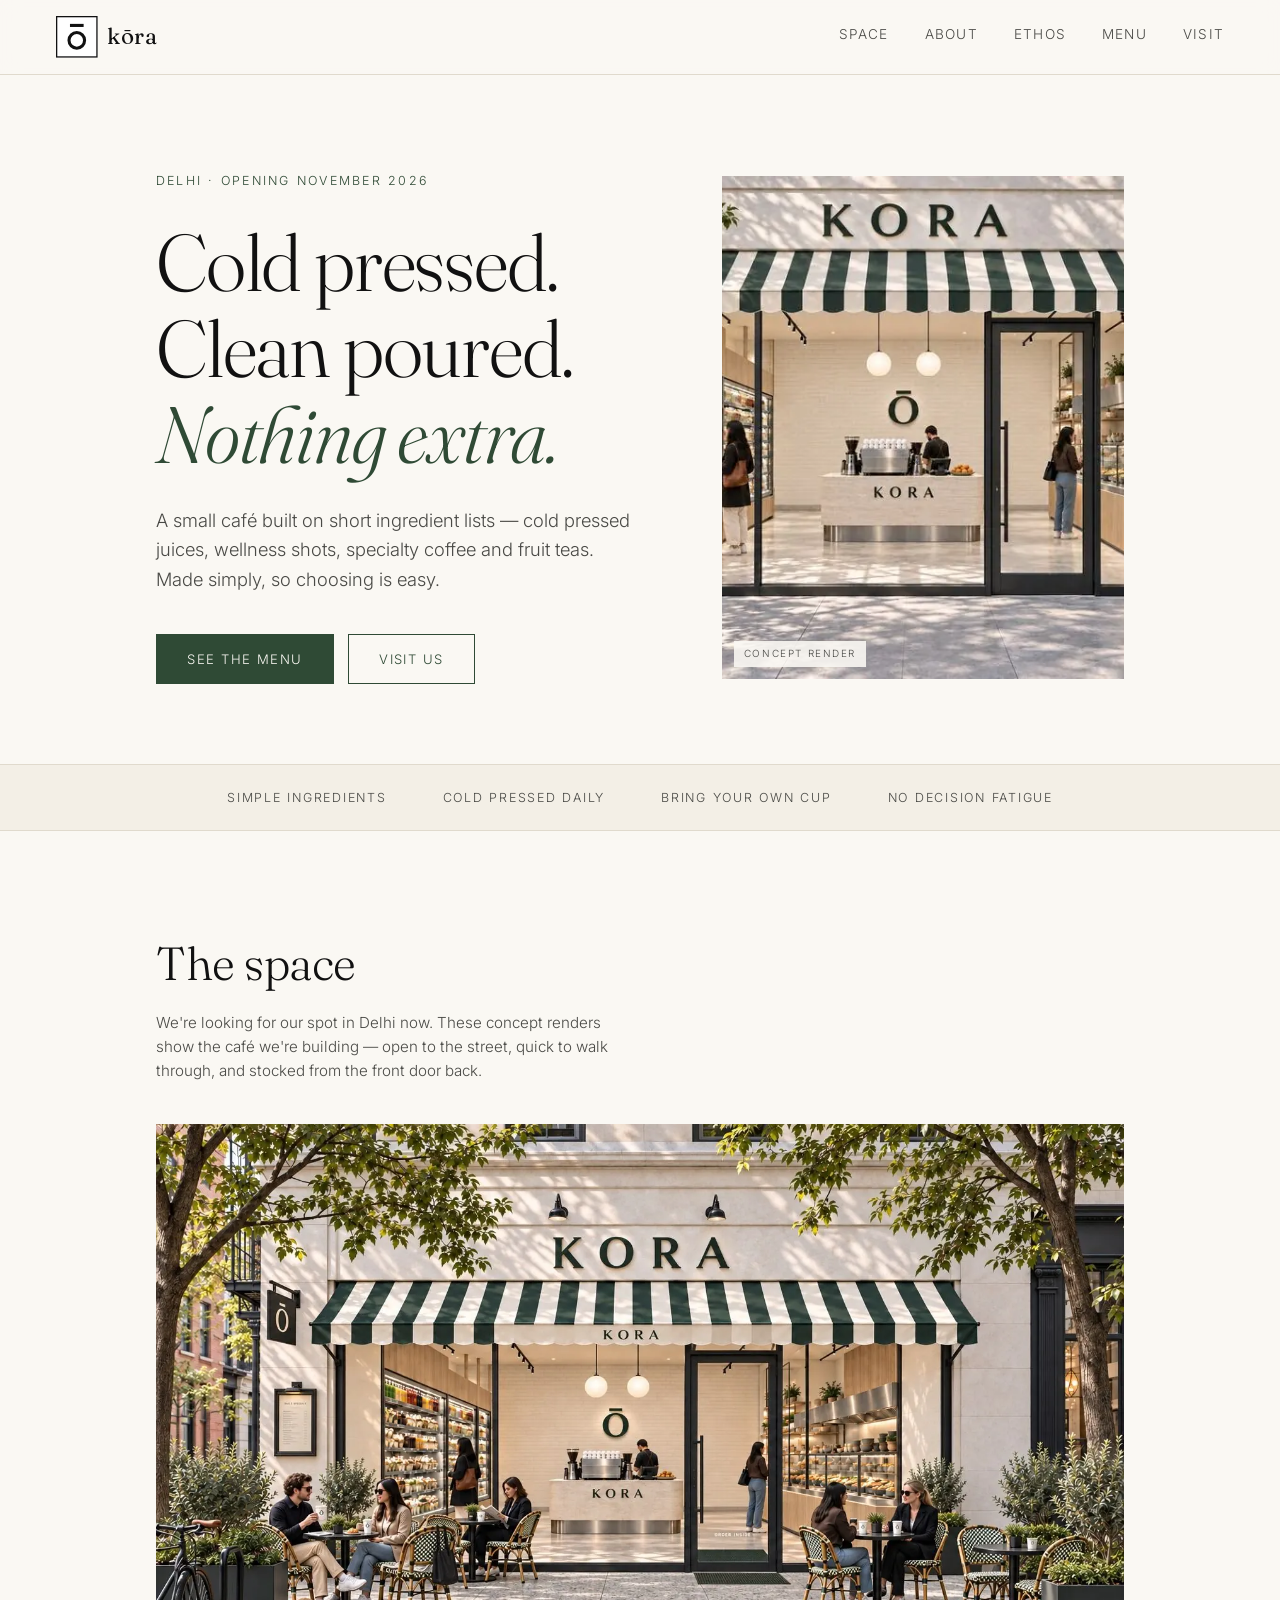
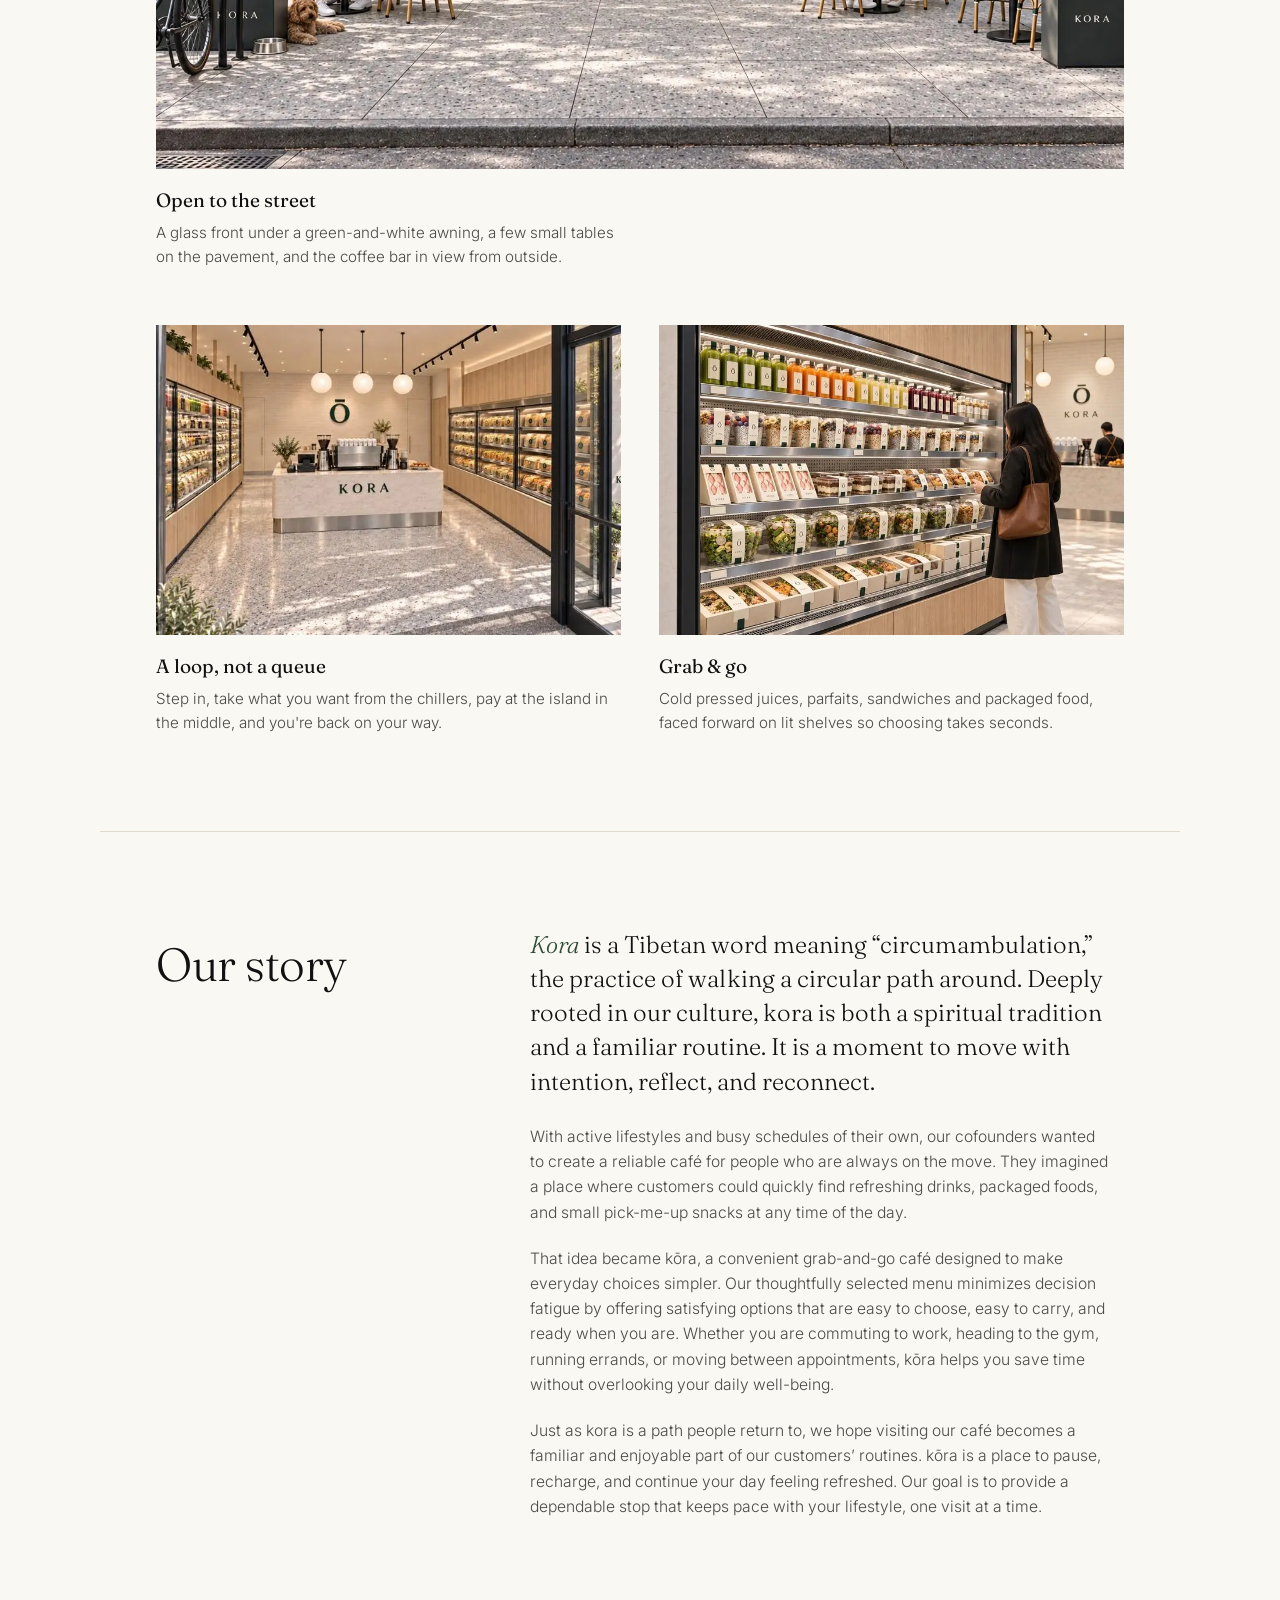
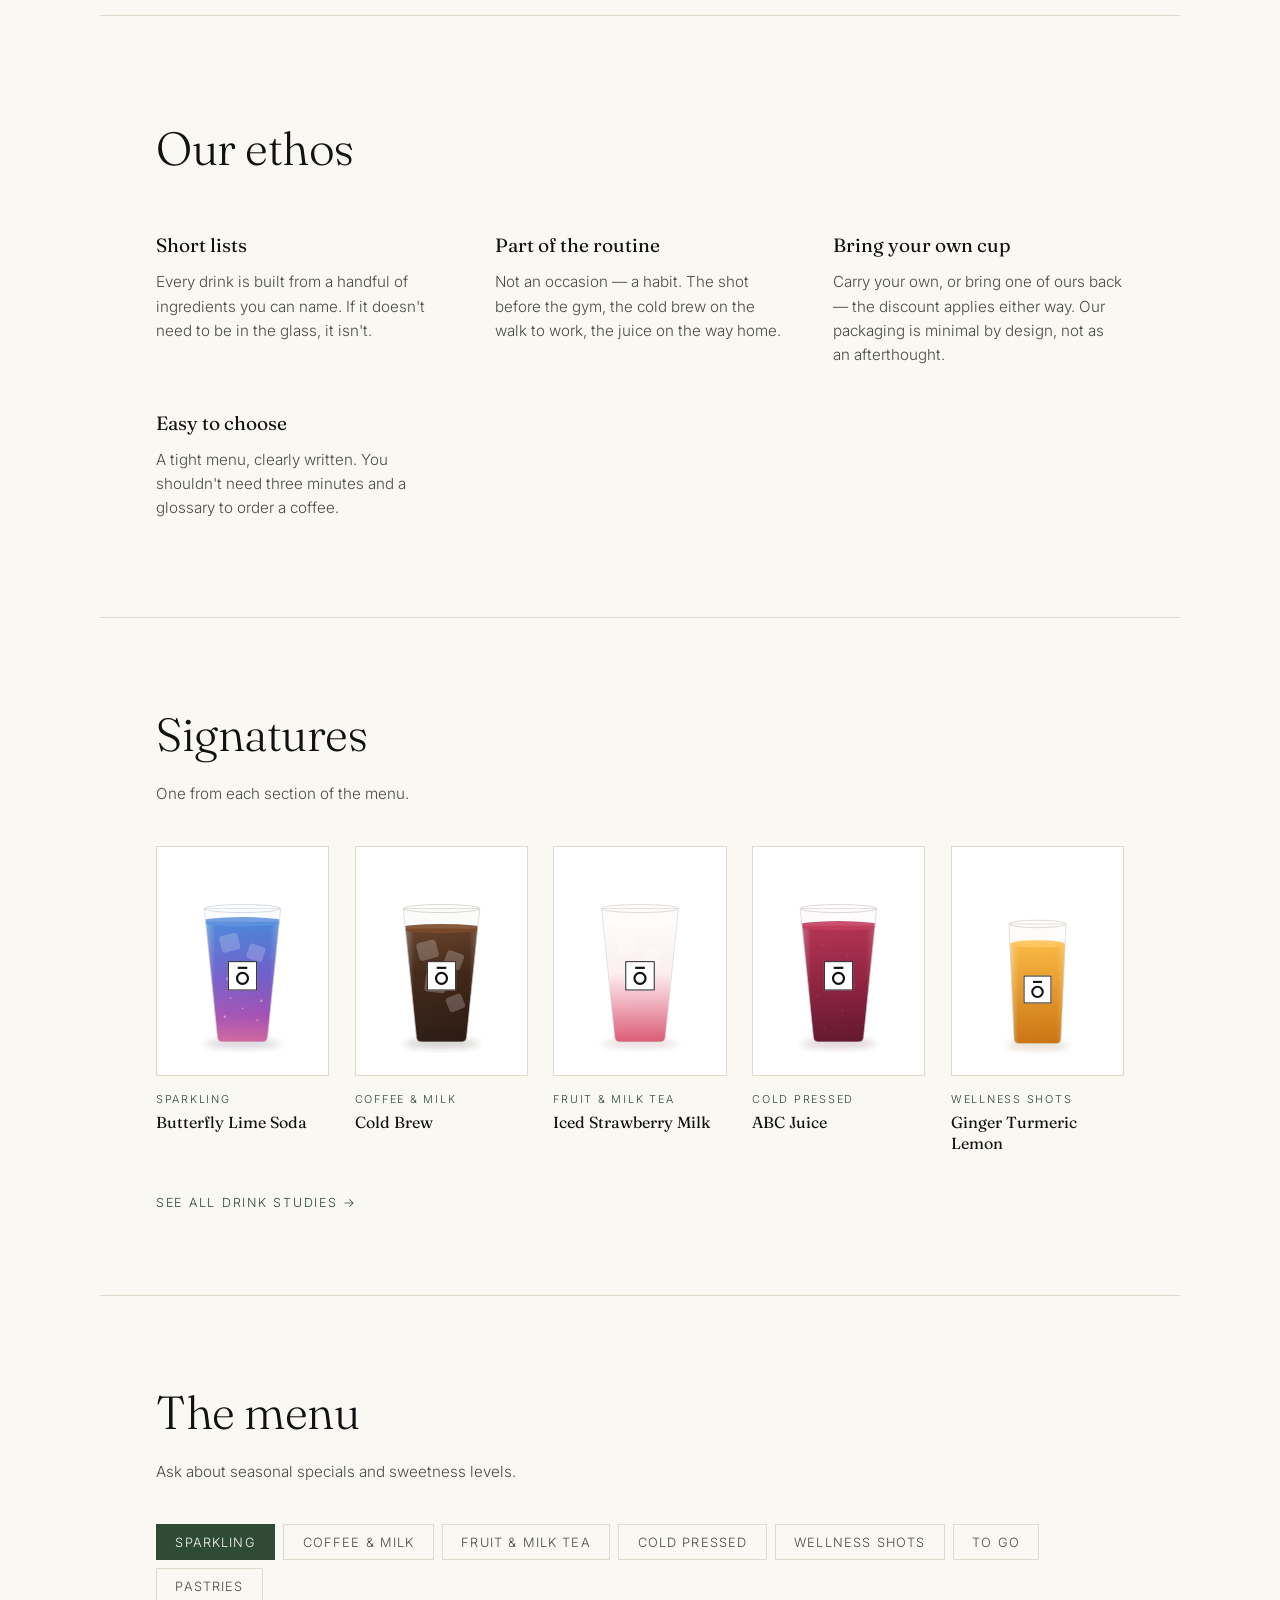
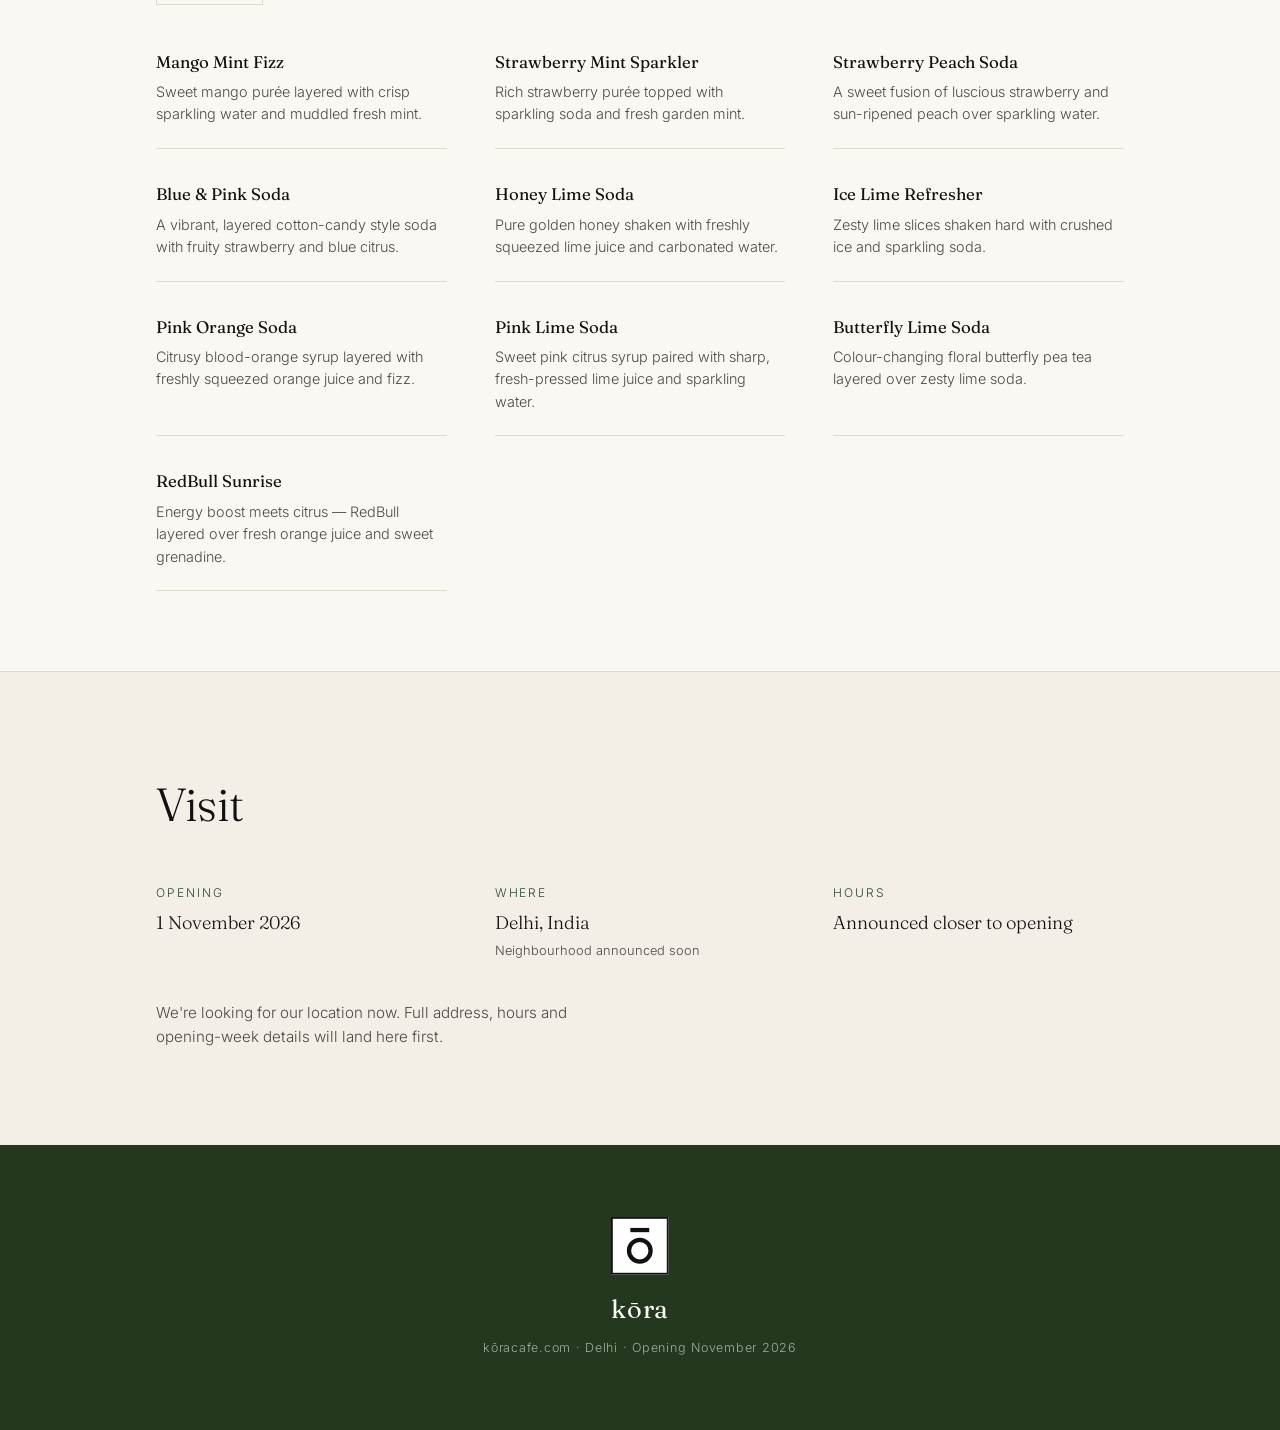
<file: index.html>
<!DOCTYPE html>
<html lang="en">
<head>
<meta charset="utf-8">
<meta name="viewport" content="width=device-width, initial-scale=1">
<title>kōra — cold pressed, clean coffee. Delhi.</title>
<meta name="description" content="kōra is a clean-ingredient café opening in Delhi, November 2026. Cold pressed juices, wellness shots, specialty coffee and fruit teas.">
<link rel="canonical" href="https://xn--kracafe-5lb.com/">

<meta property="og:type" content="website">
<meta property="og:title" content="kōra — opening November 2026">
<meta property="og:description" content="Cold pressed juices, wellness shots and specialty coffee. Delhi.">
<meta property="og:url" content="https://xn--kracafe-5lb.com/">
<meta property="og:site_name" content="kōra">
<meta property="og:image" content="https://xn--kracafe-5lb.com/og-image.jpg">
<meta property="og:image:type" content="image/jpeg">
<meta property="og:image:width" content="1200">
<meta property="og:image:height" content="630">
<meta property="og:image:alt" content="Concept render of the kōra storefront: a green-and-white striped awning over a glass front, chillers and a coffee island inside">
<meta name="twitter:card" content="summary_large_image">
<meta name="twitter:image" content="https://xn--kracafe-5lb.com/og-image.jpg">
<meta name="theme-color" content="#2f4a35">

<link rel="icon" href="/favicon.ico" sizes="32x32">
<link rel="icon" href="/favicon.svg" type="image/svg+xml">
<link rel="apple-touch-icon" href="/apple-touch-icon.png">
<link rel="manifest" href="/site.webmanifest">

<link rel="preconnect" href="https://fonts.googleapis.com">
<link rel="preconnect" href="https://fonts.gstatic.com" crossorigin>
<link href="https://fonts.googleapis.com/css2?family=Fraunces:opsz,wght@9..144,300;9..144,400;9..144,500&family=Inter:wght@300;400;500&display=swap" rel="stylesheet">
<link rel="stylesheet" href="styles.css">
<script>document.documentElement.classList.add('js')</script>

<script type="application/ld+json">
{
  "@context": "https://schema.org",
  "@type": "CafeOrCoffeeShop",
  "name": "kōra",
  "url": "https://xn--kracafe-5lb.com/",
  "servesCuisine": ["Coffee", "Juice", "Tea"],
  "address": {
    "@type": "PostalAddress",
    "addressRegion": "Delhi",
    "addressCountry": "IN"
  }
}
</script>
</head>
<body>

<a class="skip" href="#main">Skip to content</a>

<header class="nav">
  <a class="mark" href="#top" aria-label="kōra — home">
    <svg class="glyph" viewBox="0 0 512 512" aria-hidden="true">
      <rect width="512" height="512" fill="#fff"/>
      <rect x="8" y="8" width="496" height="496" fill="none" stroke="#111" stroke-width="16"/>
      <rect x="172" y="97" width="168" height="38" fill="#111"/>
      <circle cx="256" cy="300" r="96" fill="none" stroke="#111" stroke-width="38"/>
    </svg>
    <span class="wordmark">k<span class="o">ō</span>ra</span>
  </a>
  <button class="nav-toggle" type="button" aria-expanded="false" aria-controls="site-nav" aria-label="Site navigation">
    <span class="bars" aria-hidden="true"></span>
  </button>
  <nav id="site-nav" aria-label="Main">
    <a href="#space">Space</a>
    <a href="#about">About</a>
    <a href="#ethos">Ethos</a>
    <a href="#menu">Menu</a>
    <a href="#visit">Visit</a>
  </nav>
</header>

<main id="main">

  <section class="hero" id="top">
    <div class="hero-copy">
      <p class="eyebrow">Delhi · Opening November 2026</p>
      <h1>Cold pressed.<br>Clean poured.<br><em>Nothing extra.</em></h1>
      <p class="lede">
        A small café built on short ingredient lists — cold pressed juices, wellness
        shots, specialty coffee and fruit teas. Made simply, so choosing is easy.
      </p>
      <div class="hero-actions">
        <a class="btn" href="#menu">See the menu</a>
        <a class="btn ghost" href="#visit">Visit us</a>
      </div>
    </div>
    <figure class="hero-media">
      <a class="shot" href="img/space/storefront-1536.jpg">
        <picture>
          <source type="image/webp" sizes="(max-width: 760px) 100vw, 710px"
                  srcset="img/space/storefront-800.webp 800w, img/space/storefront-1536.webp 1536w">
          <img src="img/space/storefront-800.jpg" sizes="(max-width: 760px) 100vw, 710px"
               srcset="img/space/storefront-800.jpg 800w, img/space/storefront-1536.jpg 1536w"
               width="1536" height="1024" fetchpriority="high"
               alt="The kōra storefront: KORA lettered above a green-and-white striped awning, a glass front showing lit chillers on the left, a stone coffee island in the middle and the ō mark on the back wall">
        </picture>
      </a>
      <figcaption class="render-tag">Concept render</figcaption>
    </figure>
  </section>

  <section class="strip" aria-label="What we stand for">
    <span>Simple ingredients</span>
    <span>Cold pressed daily</span>
    <span>Bring your own cup</span>
    <span>No decision fatigue</span>
  </section>

  <section class="space" id="space" aria-labelledby="space-title">
    <h2 class="section-title" id="space-title">The space</h2>
    <p class="section-note">
      We're looking for our spot in Delhi now. These concept renders show the
      café we're building — open to the street, quick to walk through, and
      stocked from the front door back.
    </p>

    <figure class="space-lead">
      <a class="shot" href="img/space/street-1536.jpg">
        <picture>
          <source type="image/webp" sizes="(max-width: 760px) 100vw, 970px"
                  srcset="img/space/street-800.webp 800w, img/space/street-1536.webp 1536w">
          <img src="img/space/street-800.jpg" sizes="(max-width: 760px) 100vw, 970px"
               srcset="img/space/street-800.jpg 800w, img/space/street-1536.jpg 1536w"
               width="1536" height="1024" loading="lazy" decoding="async"
               alt="The kōra front on a tree-lined street: people at small bistro tables on the pavement under the striped awning, planters along the kerb, the coffee island visible through the open glass door">
        </picture>
      </a>
      <figcaption>
        <h3>Open to the street</h3>
        <p>A glass front under a green-and-white awning, a few small tables on the
        pavement, and the coffee bar in view from outside.</p>
      </figcaption>
    </figure>

    <div class="space-pair">
      <figure>
        <a class="shot" href="img/space/inside-1600.jpg">
          <picture>
            <source type="image/webp" sizes="(max-width: 760px) 100vw, 480px"
                    srcset="img/space/inside-800.webp 800w, img/space/inside-1600.webp 1600w">
            <img src="img/space/inside-800.jpg" sizes="(max-width: 760px) 100vw, 480px"
                 srcset="img/space/inside-800.jpg 800w, img/space/inside-1600.jpg 1600w"
                 width="1600" height="900" loading="lazy" decoding="async"
                 alt="Inside kōra from the door: glass-front chillers of juices and packaged food line both walls, a stone island with the espresso machine sits in the middle under three globe pendants">
          </picture>
        </a>
        <figcaption>
          <h3>A loop, not a queue</h3>
          <p>Step in, take what you want from the chillers, pay at the island in
          the middle, and you're back on your way.</p>
        </figcaption>
      </figure>
      <figure>
        <a class="shot" href="img/space/grab-and-go-1536.jpg">
          <picture>
            <source type="image/webp" sizes="(max-width: 760px) 100vw, 480px"
                    srcset="img/space/grab-and-go-800.webp 800w, img/space/grab-and-go-1536.webp 1536w">
            <img src="img/space/grab-and-go-800.jpg" sizes="(max-width: 760px) 100vw, 480px"
                 srcset="img/space/grab-and-go-800.jpg 800w, img/space/grab-and-go-1536.jpg 1536w"
                 width="1536" height="1024" loading="lazy" decoding="async"
                 alt="The grab-and-go wall: lit open shelves of cold pressed juices in green, orange, yellow and red, parfait cups, sandwiches and boxed meals, each in kōra packaging, with a customer choosing">
          </picture>
        </a>
        <figcaption>
          <h3>Grab &amp; go</h3>
          <p>Cold pressed juices, parfaits, sandwiches and packaged food, faced
          forward on lit shelves so choosing takes seconds.</p>
        </figcaption>
      </figure>
    </div>
  </section>

  <section class="story" id="about">
    <div class="story-grid">
      <h2 class="section-title">Our story</h2>
      <div class="story-copy">
        <p class="story-lede"><em>Kora</em> is a Tibetan word meaning “circumambulation,” the practice of walking a circular path around. Deeply rooted in our culture, kora is both a spiritual tradition and a familiar routine. It is a moment to move with intention, reflect, and reconnect.</p>
        <p>With active lifestyles and busy schedules of their own, our cofounders wanted to create a reliable café for people who are always on the move. They imagined a place where customers could quickly find refreshing drinks, packaged foods, and small pick-me-up snacks at any time of the day.</p>
        <p>That idea became kōra, a convenient grab-and-go café designed to make everyday choices simpler. Our thoughtfully selected menu minimizes decision fatigue by offering satisfying options that are easy to choose, easy to carry, and ready when you are. Whether you are commuting to work, heading to the gym, running errands, or moving between appointments, kōra helps you save time without overlooking your daily well-being.</p>
        <p>Just as kora is a path people return to, we hope visiting our café becomes a familiar and enjoyable part of our customers’ routines. kōra is a place to pause, recharge, and continue your day feeling refreshed. Our goal is to provide a dependable stop that keeps pace with your lifestyle, one visit at a time.</p>
      </div>
    </div>
  </section>

  <section class="ethos" id="ethos">
    <h2 class="section-title">Our ethos</h2>
    <div class="ethos-grid">
      <article>
        <h3>Short lists</h3>
        <p>Every drink is built from a handful of ingredients you can name. If it doesn't need to be in the glass, it isn't.</p>
      </article>
      <article>
        <h3>Part of the routine</h3>
        <p>Not an occasion — a habit. The shot before the gym, the cold brew on the walk to work, the juice on the way home.</p>
      </article>
      <article>
        <h3>Bring your own cup</h3>
        <p>Carry your own, or bring one of ours back — the discount applies either way. Our packaging is minimal by design, not as an afterthought.</p>
      </article>
      <article>
        <h3>Easy to choose</h3>
        <p>A tight menu, clearly written. You shouldn't need three minutes and a glossary to order a coffee.</p>
      </article>
    </div>
  </section>

  <section class="signatures" aria-labelledby="sig-title">
    <h2 class="section-title" id="sig-title">Signatures</h2>
    <p class="section-note">One from each section of the menu.</p>
    <ul class="sig-grid">
      <li>
        <img src="img/butterfly-lime-soda.svg" width="600" height="800" loading="lazy"
             alt="Butterfly lime soda, blue shifting to magenta, in a clear cup">
        <p class="cat">Sparkling</p><h3>Butterfly Lime Soda</h3>
      </li>
      <li>
        <img src="img/cold-brew.svg" width="600" height="800" loading="lazy"
             alt="Cold brew coffee over ice in a clear cup">
        <p class="cat">Coffee &amp; Milk</p><h3>Cold Brew</h3>
      </li>
      <li>
        <img src="img/iced-strawberry-milk.svg" width="600" height="800" loading="lazy"
             alt="Iced strawberry milk, pink purée under cold milk, in a clear cup">
        <p class="cat">Fruit &amp; Milk Tea</p><h3>Iced Strawberry Milk</h3>
      </li>
      <li>
        <img src="img/abc-juice.svg" width="600" height="800" loading="lazy"
             alt="Deep red ABC juice of apple, beetroot and carrot in a clear cup">
        <p class="cat">Cold Pressed</p><h3>ABC Juice</h3>
      </li>
      <li>
        <img src="img/ginger-turmeric-lemon.svg" width="600" height="800" loading="lazy"
             alt="Golden ginger turmeric lemon wellness shot in a clear glass">
        <p class="cat">Wellness Shots</p><h3>Ginger Turmeric Lemon</h3>
      </li>
    </ul>
    <p class="section-more"><a href="/gallery.html">See all drink studies &rarr;</a></p>
  </section>

  <section class="menu" id="menu">
    <h2 class="section-title">The menu</h2>
    <p class="section-note">Ask about seasonal specials and sweetness levels.</p>

    <div class="tabs" role="tablist" aria-label="Menu categories">
      <button role="tab" aria-selected="true"  aria-controls="p-sparkling" id="t-sparkling">Sparkling</button>
      <button role="tab" aria-selected="false" aria-controls="p-coffee"    id="t-coffee">Coffee &amp; Milk</button>
      <button role="tab" aria-selected="false" aria-controls="p-tea"       id="t-tea">Fruit &amp; Milk Tea</button>
      <button role="tab" aria-selected="false" aria-controls="p-juice"     id="t-juice">Cold Pressed</button>
      <button role="tab" aria-selected="false" aria-controls="p-shots"     id="t-shots">Wellness Shots</button>
      <button role="tab" aria-selected="false" aria-controls="p-togo"      id="t-togo">To Go</button>
      <button role="tab" aria-selected="false" aria-controls="p-pastry"    id="t-pastry">Pastries</button>
    </div>

    <div class="panel" id="p-sparkling" role="tabpanel" aria-labelledby="t-sparkling">
      <ul class="items">
        <li><h4>Mango Mint Fizz</h4><p>Sweet mango purée layered with crisp sparkling water and muddled fresh mint.</p></li>
        <li><h4>Strawberry Mint Sparkler</h4><p>Rich strawberry purée topped with sparkling soda and fresh garden mint.</p></li>
        <li><h4>Strawberry Peach Soda</h4><p>A sweet fusion of luscious strawberry and sun-ripened peach over sparkling water.</p></li>
        <li><h4>Blue &amp; Pink Soda</h4><p>A vibrant, layered cotton-candy style soda with fruity strawberry and blue citrus.</p></li>
        <li><h4>Honey Lime Soda</h4><p>Pure golden honey shaken with freshly squeezed lime juice and carbonated water.</p></li>
        <li><h4>Ice Lime Refresher</h4><p>Zesty lime slices shaken hard with crushed ice and sparkling soda.</p></li>
        <li><h4>Pink Orange Soda</h4><p>Citrusy blood-orange syrup layered with freshly squeezed orange juice and fizz.</p></li>
        <li><h4>Pink Lime Soda</h4><p>Sweet pink citrus syrup paired with sharp, fresh-pressed lime juice and sparkling water.</p></li>
        <li><h4>Butterfly Lime Soda</h4><p>Colour-changing floral butterfly pea tea layered over zesty lime soda.</p></li>
        <li><h4>RedBull Sunrise</h4><p>Energy boost meets citrus — RedBull layered over fresh orange juice and sweet grenadine.</p></li>
      </ul>
    </div>

    <div class="panel" id="p-coffee" role="tabpanel" aria-labelledby="t-coffee" hidden>
      <ul class="items">
        <li><h4>Ice Shaken Espresso</h4><p>Double espresso shaken over ice until cold and frothy.</p></li>
        <li><h4>Espresso</h4><p>Bold, concentrated double shot of our house espresso roast.</p></li>
        <li><h4>Brown Sugar Shaken Espresso</h4><p>Dark espresso shaken with spiced brown sugar, topped with rich oat milk.</p></li>
        <li><h4>House Blend Coffee</h4><p>Smooth, signature roast coffee served black or brewed over ice. Hot or iced.</p></li>
        <li><h4>Latte</h4><p>Espresso combined with silky steamed milk, or chilled over ice.</p></li>
        <li><h4>Cold Brew</h4><p>Smooth, slow-steeped 18-hour cold brew coffee over ice.</p></li>
        <li><h4>Cappuccino</h4><p>Rich espresso topped with a thick, velvety layer of hot milk foam.</p></li>
        <li><h4>Strawberry Matcha Latte</h4><p>Earthy ceremonial matcha layered over cold milk and rich strawberry purée.</p></li>
        <li><h4>Coconut Matcha Latte</h4><p>Creamy coconut milk blended with whisked Japanese green matcha.</p></li>
      </ul>
    </div>

    <div class="panel" id="p-tea" role="tabpanel" aria-labelledby="t-tea" hidden>
      <ul class="items">
        <li><h4>Iced Tea Lime</h4><p>Chilled house black tea shaken with fresh lime juice and sweet cane syrup.</p></li>
        <li><h4>Milk Tea</h4><p>Classic bold black tea blended with rich creamer and brown sugar syrup.</p></li>
        <li><h4>Iced Strawberry Milk</h4><p>Rich strawberry fruit purée layered with cold full-cream milk.</p></li>
        <li><h4>Iced Peach Green Jasmine Tea</h4><p>Fragrant jasmine green tea shaken with sweet peach purée and ice.</p></li>
        <li><h4>Jasmine Lemon Blast</h4><p>Muddled lemon slices shaken with ice-cold jasmine green tea.</p></li>
        <li><h4>Honey Lemon Tea</h4><p>Natural honey and fresh lemon shaken with your choice of oolong, jasmine or green tea.</p></li>
      </ul>
    </div>

    <div class="panel" id="p-juice" role="tabpanel" aria-labelledby="t-juice" hidden>
      <ul class="items">
        <li><h4>Carrot &amp; Orange</h4><p>Freshly pressed carrots and sweet oranges for a natural vitamin C kick.</p></li>
        <li><h4>ABC Juice</h4><p>Powerhouse blend of fresh apple, beetroot and carrot.</p></li>
        <li><h4>High Detox</h4><p>Crisp green apple, ginger, cucumber, spinach and lemon juice.</p></li>
        <li><h4>Coconut Water</h4><p>100% pure, naturally hydrating coconut water.</p></li>
        <li><h4>Sugar Cane Juice</h4><p>Freshly extracted raw sugarcane with a squeeze of lime and ginger.</p></li>
        <li><h4>Celery Juice</h4><p>Pure, cold-pressed celery juice for digestion and a gut reset.</p></li>
        <li><h4>Cold Remedy</h4><p>Vitamin-rich blend of lemon, ginger, spinach, cucumber and carrot.</p></li>
        <li><h4>O Positive</h4><p>Hydrating blend of ginger, turmeric, apple, orange and pineapple.</p></li>
        <li><h4>Ginger Love</h4><p>Lemon and pineapple infused with concentrated fresh ginger.</p></li>
      </ul>
    </div>

    <div class="panel" id="p-shots" role="tabpanel" aria-labelledby="t-shots" hidden>
      <ul class="items">
        <li><h4>Pineapple Kick</h4><p>A nutrient-dense super-shot packed with sweet pineapple, roots and activating spices.</p></li>
        <li><h4>Ginger Shot</h4><p>Pure concentrated ginger root for immune defence and digestion.</p></li>
        <li><h4>Immunity Shot</h4><p>High-dose blend of raw ginger, lemon juice and a pinch of cayenne.</p></li>
        <li><h4>Ginger Turmeric</h4><p>Potent blend of raw ginger, anti-inflammatory turmeric root and black pepper.</p></li>
        <li><h4>Ginger Pineapple</h4><p>Tropical pineapple paired with concentrated spicy ginger root.</p></li>
        <li><h4>Gut Health Shot</h4><p>Raw apple cider vinegar blended with ginger, lemon and honey.</p></li>
        <li><h4>Lemon Love</h4><p>A sharp, metabolic-boosting shot with a fiery cayenne kick.</p></li>
        <li><h4>Ginger Turmeric Lemon</h4><p>The daily immunity shooter, with anti-inflammatory turmeric.</p></li>
      </ul>
    </div>

    <div class="panel" id="p-togo" role="tabpanel" aria-labelledby="t-togo" hidden>
      <ul class="items">
        <li><h4>Vegetarian Sandwich</h4><p>Fresh garden vegetables and savoury spread on freshly baked artisan bread.</p></li>
        <li><h4>Parfait</h4><p>Layered Greek yogurt topped with fresh fruit purée and crunchy granola.</p></li>
        <li><h4>Mixed Fruit Cut</h4><p>Seasonal freshly sliced fruit cup, prepared daily.</p></li>
        <li><h4>Overnight Oats</h4><p>Creamy oats soaked overnight in almond milk, topped with berries. With or without chia.</p></li>
        <li><h4>Mixed Nuts</h4><p>Premium roasted and salted nut blend.</p></li>
        <li><h4>Healthy Chips</h4><p>Oven-baked vegetable and grain chips.</p></li>
      </ul>
    </div>

    <div class="panel" id="p-pastry" role="tabpanel" aria-labelledby="t-pastry" hidden>
      <ul class="items">
        <li><h4>Cookies</h4><p>Freshly baked gourmet chocolate chip and oat cookies.</p></li>
        <li><h4>Croissant</h4><p>Flaky, buttery French-style pastry baked fresh daily.</p></li>
        <li><h4>Banana Cake</h4><p>Moist, sweet banana loaf slice made with real ripe bananas.</p></li>
        <li><h4>Scone</h4><p>Classic baked scone, served with cream or butter.</p></li>
        <li><h4>Tiramisu</h4><p>Layered espresso-soaked sponge cake with creamy mascarpone cheese.</p></li>
        <li><h4>Brownies</h4><p>Rich, dense chocolate brownie with a crisp top crust.</p></li>
      </ul>
    </div>
  </section>

  <section class="visit" id="visit">
    <div class="visit-inner">
      <h2 class="section-title">Visit</h2>
      <dl class="details">
        <div>
          <dt>Opening</dt>
          <dd>1 November 2026</dd>
        </div>
        <div>
          <dt>Where</dt>
          <dd>Delhi, India<br><span class="tbc">Neighbourhood announced soon</span></dd>
        </div>
        <div>
          <dt>Hours</dt>
          <dd>Announced closer to opening</dd>
        </div>
      </dl>
      <p class="visit-note">
        We're looking for our location now. Full address, hours and
        opening-week details will land here first.
      </p>
    </div>
  </section>

</main>

<footer>
  <svg class="glyph" viewBox="0 0 512 512" aria-hidden="true">
    <rect width="512" height="512" fill="#fff"/>
    <rect x="8" y="8" width="496" height="496" fill="none" stroke="#111" stroke-width="16"/>
    <rect x="172" y="97" width="168" height="38" fill="#111"/>
    <circle cx="256" cy="300" r="96" fill="none" stroke="#111" stroke-width="38"/>
  </svg>
  <p class="wordmark footer-word">k<span class="o">ō</span>ra</p>
  <p class="fine">kōracafe.com · Delhi · Opening November 2026</p>
</footer>

<script src="main.js" defer></script>
</body>
</html>
</file>
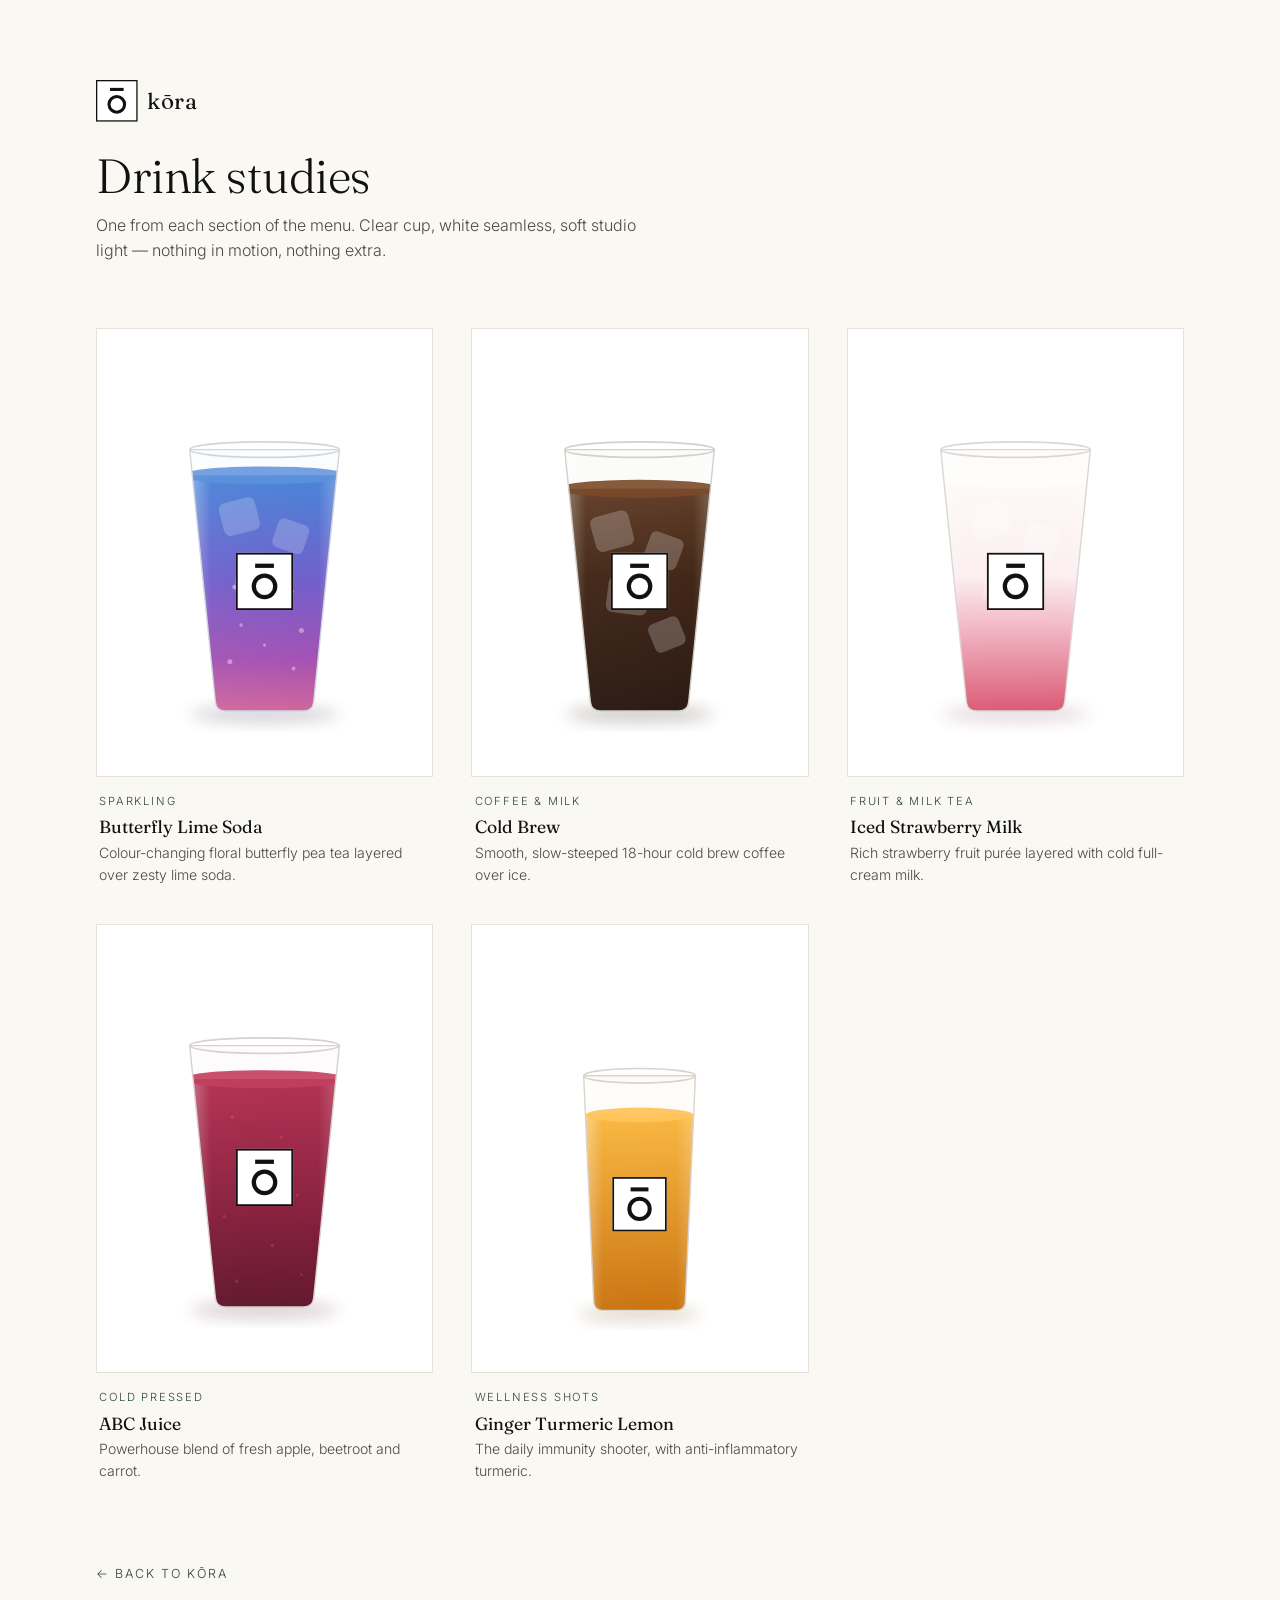
<file: gallery.html>
<!DOCTYPE html>
<html lang="en">
<head>
<meta charset="utf-8">
<meta name="viewport" content="width=device-width, initial-scale=1">
<title>kōra — drink studies</title>
<meta name="description" content="One drink from each section of the kōra menu — clear cup, white seamless, soft studio light.">
<link rel="canonical" href="https://xn--kracafe-5lb.com/gallery.html">
<link rel="icon" href="/favicon.ico" sizes="32x32">
<link rel="preconnect" href="https://fonts.googleapis.com">
<link rel="preconnect" href="https://fonts.gstatic.com" crossorigin>
<link href="https://fonts.googleapis.com/css2?family=Fraunces:opsz,wght@9..144,300;9..144,400&family=Inter:wght@300;400&display=swap" rel="stylesheet">
<style>
  /* Fraunces' stock latin-ext subset misplaces the macron in U+014D, rendering
     "kōra" as "koṟa". This 2 KB single-codepoint subset supplies a correct ō.
     Own family name, first in --serif, so it always wins. Mirrors styles.css. */
  @font-face{
    font-family:"Kora Macron";font-style:normal;font-weight:300 500;font-display:swap;
    src:url("fonts/fraunces-omacron.woff2") format("woff2");unicode-range:U+014D;
  }
  @font-face{
    font-family:"Kora Macron";font-style:italic;font-weight:300 500;font-display:swap;
    src:url("fonts/fraunces-omacron.woff2") format("woff2");unicode-range:U+014D;
  }
  :root{
    --paper:#faf8f3; --ink:#111; --ink-soft:#4a4a46;
    --green:#2f4a35; --line:#e6e2d8;
    --serif:"Kora Macron","Fraunces",Georgia,serif;
    --sans:"Inter",-apple-system,"Segoe UI",Helvetica,Arial,sans-serif;
  }
  *{box-sizing:border-box}
  body{margin:0;background:var(--paper);color:var(--ink);font-family:var(--sans);font-weight:300}
  header{padding:clamp(3rem,8vw,5rem) clamp(1.25rem,5vw,3.5rem) 2rem;max-width:1200px;margin:0 auto}
  .glyph{display:block;width:2.6rem;height:2.6rem;flex:none}
  .mark{display:inline-flex;align-items:center;gap:.6rem;text-decoration:none;color:var(--ink)}
  .wordmark{font-family:var(--serif);font-weight:400;letter-spacing:.02em;font-size:1.4rem}
  .wordmark .o{font-style:normal}
  .back{max-width:1200px;margin:0 auto;padding:0 clamp(1.25rem,5vw,3.5rem) 5rem}
  .back a{color:var(--green);text-decoration:none;font-size:.78rem;letter-spacing:.14em;
    text-transform:uppercase;border-bottom:1px solid transparent;padding-bottom:2px}
  .back a:hover{border-bottom-color:var(--green)}
  h1{font-family:var(--serif);font-weight:300;font-size:clamp(2rem,5vw,3rem);margin:1.25rem 0 .5rem;letter-spacing:-.01em}
  .sub{color:var(--ink-soft);margin:0;max-width:54ch;line-height:1.6}
  .grid{display:grid;grid-template-columns:repeat(auto-fit,minmax(min(300px,100%),1fr));gap:clamp(1.5rem,3vw,2.5rem);
    max-width:1200px;margin:0 auto;padding:2rem clamp(1.25rem,5vw,3.5rem) 5rem}
  figure{margin:0}
  figure svg{width:100%;height:auto;display:block;border:1px solid var(--line);background:#fff}
  figcaption{padding:1rem .2rem 0}
  figcaption .cat{font-size:.7rem;letter-spacing:.16em;text-transform:uppercase;color:var(--green);margin:0 0 .4rem}
  figcaption h2{font-family:var(--serif);font-weight:400;font-size:1.1rem;margin:0 0 .3rem}
  figcaption p{margin:0;font-size:.88rem;color:var(--ink-soft);line-height:1.55}
</style>
</head>
<body>

<header>
  <a class="mark" href="/" aria-label="kōra — home">
  <svg class="glyph" viewBox="0 0 512 512" aria-hidden="true">
    <rect width="512" height="512" fill="#fff"/>
    <rect x="8" y="8" width="496" height="496" fill="none" stroke="#111" stroke-width="16"/>
    <rect x="172" y="97" width="168" height="38" fill="#111"/>
    <circle cx="256" cy="300" r="96" fill="none" stroke="#111" stroke-width="38"/>
  </svg>
  <span class="wordmark">k<span class="o">ō</span>ra</span>
  </a>
  <h1>Drink studies</h1>
  <p class="sub">One from each section of the menu. Clear cup, white seamless,
  soft studio light — nothing in motion, nothing extra.</p>
</header>

<div class="grid">

<!-- ============================ SPARKLING ============================ -->
<figure>
<svg viewBox="0 0 600 800" xmlns="http://www.w3.org/2000/svg" role="img" aria-label="Butterfly lime soda in a clear kōra cup">
  <defs>
    <linearGradient id="l-bl" x1="0" y1="0" x2="0" y2="1">
      <stop offset="0" stop-color="#3f7fd6"/><stop offset=".45" stop-color="#6a56c8"/>
      <stop offset=".78" stop-color="#a049b0"/><stop offset="1" stop-color="#cf5f96"/>
    </linearGradient>
    <linearGradient id="g-bl" x1="0" y1="0" x2="1" y2="0">
      <stop offset="0" stop-color="#fff" stop-opacity=".55"/>
      <stop offset=".18" stop-color="#fff" stop-opacity=".08"/>
      <stop offset=".82" stop-color="#fff" stop-opacity=".05"/>
      <stop offset="1" stop-color="#fff" stop-opacity=".4"/>
    </linearGradient>
    <clipPath id="c-bl"><path d="M166 216 L434 216 L388 668 Q386 684 370 684 L230 684 Q214 684 212 668 Z"/></clipPath>
    <filter id="sh-bl" x="-50%" y="-50%" width="200%" height="200%"><feGaussianBlur stdDeviation="13"/></filter>
    <linearGradient id="rf-bl" x1="0" y1="0" x2="0" y2="1">
      <stop offset="0" stop-color="#fff" stop-opacity=".22"/><stop offset="1" stop-color="#fff" stop-opacity="0"/>
    </linearGradient>
    <mask id="rm-bl"><rect x="0" y="684" width="600" height="150" fill="url(#rf-bl)"/></mask>
  </defs>

  <rect width="600" height="800" fill="#fff"/>
  <g mask="url(#rm-bl)" transform="translate(0,1368) scale(1,-1)" opacity=".5">
    <path d="M166 216 L434 216 L388 668 Q386 684 370 684 L230 684 Q214 684 212 668 Z" fill="url(#l-bl)" opacity=".5"/>
  </g>
  <ellipse cx="300" cy="690" rx="132" ry="15" fill="#2a2440" opacity=".2" filter="url(#sh-bl)"/>

  <g clip-path="url(#c-bl)">
    <rect x="150" y="216" width="300" height="470" fill="#fbfcfd"/>
    <rect x="150" y="262" width="300" height="424" fill="url(#l-bl)"/>
    <g fill="#fff" opacity=".38">
      <circle cx="238" cy="596" r="4.5"/><circle cx="258" cy="530" r="3"/>
      <circle cx="246" cy="462" r="4"/><circle cx="352" cy="608" r="3.5"/>
      <circle cx="366" cy="540" r="4.5"/><circle cx="350" cy="470" r="3"/>
      <circle cx="300" cy="566" r="3"/><circle cx="306" cy="496" r="4"/>
    </g>
    <g opacity=".2">
      <rect x="222" y="306" width="66" height="60" rx="12" fill="#fff" transform="rotate(-14 255 336)"/>
      <rect x="318" y="344" width="58" height="54" rx="11" fill="#fff" transform="rotate(19 347 371)"/>
      <rect x="248" y="418" width="68" height="60" rx="12" fill="#fff" transform="rotate(8 282 448)"/>
    </g>
    <rect x="150" y="216" width="300" height="470" fill="url(#g-bl)"/>
  </g>

  <ellipse cx="300" cy="262" rx="150" ry="16" fill="#5f92dd" opacity=".85" clip-path="url(#c-bl)"/>
  <ellipse cx="300" cy="216" rx="134" ry="14" fill="none" stroke="#cfd6de" stroke-width="3"/>
  <path d="M166 216 L434 216 L388 668 Q386 684 370 684 L230 684 Q214 684 212 668 Z"
        fill="none" stroke="#cfd6de" stroke-width="2.5"/>

  <g transform="translate(300 452) scale(.2)">
    <rect x="-256" y="-256" width="512" height="512" fill="#fff"/>
    <rect x="-248" y="-248" width="496" height="496" fill="none" stroke="#111" stroke-width="16"/>
    <rect x="-84" y="-159" width="168" height="38" fill="#111"/>
    <circle cx="0" cy="44" r="96" fill="none" stroke="#111" stroke-width="38"/>
  </g>
</svg>
<figcaption><p class="cat">Sparkling</p><h2>Butterfly Lime Soda</h2><p>Colour-changing floral butterfly pea tea layered over zesty lime soda.</p></figcaption>
</figure>

<!-- ========================= COFFEE & MILK ========================== -->
<figure>
<svg viewBox="0 0 600 800" xmlns="http://www.w3.org/2000/svg" role="img" aria-label="Cold brew coffee in a clear kōra cup">
  <defs>
    <linearGradient id="l-cb" x1="0" y1="0" x2="0" y2="1">
      <stop offset="0" stop-color="#5c3720"/><stop offset=".4" stop-color="#3a1e0e"/>
      <stop offset="1" stop-color="#22110a"/>
    </linearGradient>
    <linearGradient id="g-cb" x1="0" y1="0" x2="1" y2="0">
      <stop offset="0" stop-color="#fff" stop-opacity=".5"/>
      <stop offset=".18" stop-color="#fff" stop-opacity=".06"/>
      <stop offset=".82" stop-color="#fff" stop-opacity=".04"/>
      <stop offset="1" stop-color="#fff" stop-opacity=".34"/>
    </linearGradient>
    <clipPath id="c-cb"><path d="M166 216 L434 216 L388 668 Q386 684 370 684 L230 684 Q214 684 212 668 Z"/></clipPath>
    <filter id="sh-cb" x="-50%" y="-50%" width="200%" height="200%"><feGaussianBlur stdDeviation="13"/></filter>
    <linearGradient id="rf-cb" x1="0" y1="0" x2="0" y2="1">
      <stop offset="0" stop-color="#fff" stop-opacity=".2"/><stop offset="1" stop-color="#fff" stop-opacity="0"/>
    </linearGradient>
    <mask id="rm-cb"><rect x="0" y="684" width="600" height="150" fill="url(#rf-cb)"/></mask>
  </defs>

  <rect width="600" height="800" fill="#fff"/>
  <g mask="url(#rm-cb)" transform="translate(0,1368) scale(1,-1)" opacity=".5">
    <path d="M166 216 L434 216 L388 668 Q386 684 370 684 L230 684 Q214 684 212 668 Z" fill="url(#l-cb)" opacity=".5"/>
  </g>
  <ellipse cx="300" cy="690" rx="132" ry="15" fill="#2b1a10" opacity=".22" filter="url(#sh-cb)"/>

  <g clip-path="url(#c-cb)">
    <rect x="150" y="216" width="300" height="470" fill="#fbfbfa"/>
    <rect x="150" y="286" width="300" height="400" fill="url(#l-cb)"/>
    <g opacity=".22">
      <rect x="216" y="330" width="70" height="64" rx="12" fill="#fff" transform="rotate(-15 251 362)"/>
      <rect x="312" y="368" width="62" height="58" rx="11" fill="#fff" transform="rotate(20 343 397)"/>
      <rect x="242" y="446" width="74" height="64" rx="12" fill="#fff" transform="rotate(7 279 478)"/>
      <rect x="320" y="520" width="58" height="54" rx="11" fill="#fff" transform="rotate(-22 349 547)"/>
    </g>
    <rect x="150" y="216" width="300" height="470" fill="url(#g-cb)"/>
  </g>

  <ellipse cx="300" cy="286" rx="150" ry="16" fill="#7a4a2a" opacity=".9" clip-path="url(#c-cb)"/>
  <ellipse cx="300" cy="216" rx="134" ry="14" fill="none" stroke="#d2d0cb" stroke-width="3"/>
  <path d="M166 216 L434 216 L388 668 Q386 684 370 684 L230 684 Q214 684 212 668 Z"
        fill="none" stroke="#d2d0cb" stroke-width="2.5"/>

  <g transform="translate(300 452) scale(.2)">
    <rect x="-256" y="-256" width="512" height="512" fill="#fff"/>
    <rect x="-248" y="-248" width="496" height="496" fill="none" stroke="#111" stroke-width="16"/>
    <rect x="-84" y="-159" width="168" height="38" fill="#111"/>
    <circle cx="0" cy="44" r="96" fill="none" stroke="#111" stroke-width="38"/>
  </g>
</svg>
<figcaption><p class="cat">Coffee &amp; Milk</p><h2>Cold Brew</h2><p>Smooth, slow-steeped 18-hour cold brew coffee over ice.</p></figcaption>
</figure>

<!-- ======================= FRUIT & MILK TEA ========================= -->
<figure>
<svg viewBox="0 0 600 800" xmlns="http://www.w3.org/2000/svg" role="img" aria-label="Iced strawberry milk in a clear kōra cup">
  <defs>
    <linearGradient id="l-sm" x1="0" y1="0" x2="0" y2="1">
      <stop offset="0" stop-color="#fdfaf6"/><stop offset=".42" stop-color="#fbeef0"/>
      <stop offset=".62" stop-color="#f2b9c6"/><stop offset="1" stop-color="#d9536f"/>
    </linearGradient>
    <linearGradient id="g-sm" x1="0" y1="0" x2="1" y2="0">
      <stop offset="0" stop-color="#fff" stop-opacity=".5"/>
      <stop offset=".18" stop-color="#fff" stop-opacity=".05"/>
      <stop offset=".82" stop-color="#fff" stop-opacity=".04"/>
      <stop offset="1" stop-color="#fff" stop-opacity=".34"/>
    </linearGradient>
    <clipPath id="c-sm"><path d="M166 216 L434 216 L388 668 Q386 684 370 684 L230 684 Q214 684 212 668 Z"/></clipPath>
    <filter id="sh-sm" x="-50%" y="-50%" width="200%" height="200%"><feGaussianBlur stdDeviation="13"/></filter>
    <linearGradient id="rf-sm" x1="0" y1="0" x2="0" y2="1">
      <stop offset="0" stop-color="#fff" stop-opacity=".2"/><stop offset="1" stop-color="#fff" stop-opacity="0"/>
    </linearGradient>
    <mask id="rm-sm"><rect x="0" y="684" width="600" height="150" fill="url(#rf-sm)"/></mask>
  </defs>

  <rect width="600" height="800" fill="#fff"/>
  <g mask="url(#rm-sm)" transform="translate(0,1368) scale(1,-1)" opacity=".5">
    <path d="M166 216 L434 216 L388 668 Q386 684 370 684 L230 684 Q214 684 212 668 Z" fill="url(#l-sm)" opacity=".5"/>
  </g>
  <ellipse cx="300" cy="690" rx="132" ry="15" fill="#7a3a48" opacity=".18" filter="url(#sh-sm)"/>

  <g clip-path="url(#c-sm)">
    <rect x="150" y="216" width="300" height="470" fill="#fdfcfb"/>
    <rect x="150" y="268" width="300" height="418" fill="url(#l-sm)"/>
    <g opacity=".26">
      <rect x="220" y="312" width="68" height="62" rx="12" fill="#fff" transform="rotate(-16 254 343)"/>
      <rect x="316" y="352" width="60" height="56" rx="11" fill="#fff" transform="rotate(21 346 380)"/>
      <rect x="244" y="428" width="72" height="62" rx="12" fill="#fff" transform="rotate(9 280 459)"/>
    </g>
    <rect x="150" y="216" width="300" height="470" fill="url(#g-sm)"/>
  </g>

  <ellipse cx="300" cy="268" rx="150" ry="16" fill="#fffdfb" opacity=".95" clip-path="url(#c-sm)"/>
  <ellipse cx="300" cy="216" rx="134" ry="14" fill="none" stroke="#dcd6d4" stroke-width="3"/>
  <path d="M166 216 L434 216 L388 668 Q386 684 370 684 L230 684 Q214 684 212 668 Z"
        fill="none" stroke="#dcd6d4" stroke-width="2.5"/>

  <g transform="translate(300 452) scale(.2)">
    <rect x="-256" y="-256" width="512" height="512" fill="#fff"/>
    <rect x="-248" y="-248" width="496" height="496" fill="none" stroke="#111" stroke-width="16"/>
    <rect x="-84" y="-159" width="168" height="38" fill="#111"/>
    <circle cx="0" cy="44" r="96" fill="none" stroke="#111" stroke-width="38"/>
  </g>
</svg>
<figcaption><p class="cat">Fruit &amp; Milk Tea</p><h2>Iced Strawberry Milk</h2><p>Rich strawberry fruit purée layered with cold full-cream milk.</p></figcaption>
</figure>

<!-- ========================= COLD PRESSED =========================== -->
<figure>
<svg viewBox="0 0 600 800" xmlns="http://www.w3.org/2000/svg" role="img" aria-label="ABC cold pressed juice in a clear kōra cup">
  <defs>
    <linearGradient id="l-ab" x1="0" y1="0" x2="0" y2="1">
      <stop offset="0" stop-color="#b02a4c"/><stop offset=".5" stop-color="#8a1a3a"/>
      <stop offset="1" stop-color="#5c0f26"/>
    </linearGradient>
    <linearGradient id="g-ab" x1="0" y1="0" x2="1" y2="0">
      <stop offset="0" stop-color="#fff" stop-opacity=".48"/>
      <stop offset=".18" stop-color="#fff" stop-opacity=".05"/>
      <stop offset=".82" stop-color="#fff" stop-opacity=".04"/>
      <stop offset="1" stop-color="#fff" stop-opacity=".32"/>
    </linearGradient>
    <clipPath id="c-ab"><path d="M166 216 L434 216 L388 668 Q386 684 370 684 L230 684 Q214 684 212 668 Z"/></clipPath>
    <filter id="sh-ab" x="-50%" y="-50%" width="200%" height="200%"><feGaussianBlur stdDeviation="13"/></filter>
    <linearGradient id="rf-ab" x1="0" y1="0" x2="0" y2="1">
      <stop offset="0" stop-color="#fff" stop-opacity=".2"/><stop offset="1" stop-color="#fff" stop-opacity="0"/>
    </linearGradient>
    <mask id="rm-ab"><rect x="0" y="684" width="600" height="150" fill="url(#rf-ab)"/></mask>
  </defs>

  <rect width="600" height="800" fill="#fff"/>
  <g mask="url(#rm-ab)" transform="translate(0,1368) scale(1,-1)" opacity=".5">
    <path d="M166 216 L434 216 L388 668 Q386 684 370 684 L230 684 Q214 684 212 668 Z" fill="url(#l-ab)" opacity=".5"/>
  </g>
  <ellipse cx="300" cy="690" rx="132" ry="15" fill="#4a0f22" opacity=".2" filter="url(#sh-ab)"/>

  <g clip-path="url(#c-ab)">
    <rect x="150" y="216" width="300" height="470" fill="#fdfbfb"/>
    <rect x="150" y="276" width="300" height="410" fill="url(#l-ab)"/>
    <g fill="#e8798f" opacity=".22">
      <circle cx="242" cy="344" r="3.5"/><circle cx="330" cy="380" r="3"/>
      <circle cx="270" cy="438" r="3"/><circle cx="358" cy="484" r="2.5"/>
      <circle cx="228" cy="522" r="3"/><circle cx="314" cy="574" r="3"/>
      <circle cx="366" cy="626" r="2.5"/><circle cx="250" cy="638" r="3"/>
    </g>
    <rect x="150" y="216" width="300" height="470" fill="url(#g-ab)"/>
  </g>

  <ellipse cx="300" cy="276" rx="150" ry="16" fill="#c43f5e" opacity=".9" clip-path="url(#c-ab)"/>
  <ellipse cx="300" cy="216" rx="134" ry="14" fill="none" stroke="#d8d0d1" stroke-width="3"/>
  <path d="M166 216 L434 216 L388 668 Q386 684 370 684 L230 684 Q214 684 212 668 Z"
        fill="none" stroke="#d8d0d1" stroke-width="2.5"/>

  <g transform="translate(300 452) scale(.2)">
    <rect x="-256" y="-256" width="512" height="512" fill="#fff"/>
    <rect x="-248" y="-248" width="496" height="496" fill="none" stroke="#111" stroke-width="16"/>
    <rect x="-84" y="-159" width="168" height="38" fill="#111"/>
    <circle cx="0" cy="44" r="96" fill="none" stroke="#111" stroke-width="38"/>
  </g>
</svg>
<figcaption><p class="cat">Cold Pressed</p><h2>ABC Juice</h2><p>Powerhouse blend of fresh apple, beetroot and carrot.</p></figcaption>
</figure>

<!-- ======================== WELLNESS SHOTS ========================== -->
<figure>
<svg viewBox="0 0 600 800" xmlns="http://www.w3.org/2000/svg" role="img" aria-label="Ginger turmeric lemon wellness shot in a clear kōra glass">
  <defs>
    <linearGradient id="l-gt" x1="0" y1="0" x2="0" y2="1">
      <stop offset="0" stop-color="#f9b53a"/><stop offset="1" stop-color="#c86e08"/>
    </linearGradient>
    <linearGradient id="g-gt" x1="0" y1="0" x2="1" y2="0">
      <stop offset="0" stop-color="#fff" stop-opacity=".5"/>
      <stop offset=".2" stop-color="#fff" stop-opacity=".05"/>
      <stop offset=".8" stop-color="#fff" stop-opacity=".04"/>
      <stop offset="1" stop-color="#fff" stop-opacity=".34"/>
    </linearGradient>
    <clipPath id="c-gt"><path d="M200 270 L400 270 L382 676 Q380 690 366 690 L234 690 Q220 690 218 676 Z"/></clipPath>
    <filter id="sh-gt" x="-50%" y="-50%" width="200%" height="200%"><feGaussianBlur stdDeviation="13"/></filter>
    <linearGradient id="rf-gt" x1="0" y1="0" x2="0" y2="1">
      <stop offset="0" stop-color="#fff" stop-opacity=".2"/><stop offset="1" stop-color="#fff" stop-opacity="0"/>
    </linearGradient>
    <mask id="rm-gt"><rect x="0" y="690" width="600" height="140" fill="url(#rf-gt)"/></mask>
  </defs>

  <rect width="600" height="800" fill="#fff"/>
  <g mask="url(#rm-gt)" transform="translate(0,1380) scale(1,-1)" opacity=".5">
    <path d="M200 270 L400 270 L382 676 Q380 690 366 690 L234 690 Q220 690 218 676 Z" fill="url(#l-gt)" opacity=".5"/>
  </g>
  <ellipse cx="300" cy="696" rx="108" ry="14" fill="#6b3d05" opacity=".2" filter="url(#sh-gt)"/>

  <g clip-path="url(#c-gt)">
    <rect x="190" y="270" width="220" height="424" fill="#fdfcfa"/>
    <rect x="190" y="340" width="220" height="354" fill="url(#l-gt)"/>
    <rect x="190" y="270" width="220" height="424" fill="url(#g-gt)"/>
  </g>

  <ellipse cx="300" cy="340" rx="96" ry="13" fill="#ffc65c" opacity=".95" clip-path="url(#c-gt)"/>
  <ellipse cx="300" cy="270" rx="100" ry="13" fill="none" stroke="#d9d4cc" stroke-width="3"/>
  <path d="M200 270 L400 270 L382 676 Q380 690 366 690 L234 690 Q220 690 218 676 Z"
        fill="none" stroke="#d9d4cc" stroke-width="2.5"/>

  <g transform="translate(300 500) scale(.19)">
    <rect x="-256" y="-256" width="512" height="512" fill="#fff"/>
    <rect x="-248" y="-248" width="496" height="496" fill="none" stroke="#111" stroke-width="16"/>
    <rect x="-84" y="-159" width="168" height="38" fill="#111"/>
    <circle cx="0" cy="44" r="96" fill="none" stroke="#111" stroke-width="38"/>
  </g>
</svg>
<figcaption><p class="cat">Wellness Shots</p><h2>Ginger Turmeric Lemon</h2><p>The daily immunity shooter, with anti-inflammatory turmeric.</p></figcaption>
</figure>

</div>

<p class="back"><a href="/">&larr; Back to kōra</a></p>

</body>
</html>
</file>
<file: styles.css>
/* kōra — kōracafe.com */

/* Fraunces' stock latin-ext subset draws U+014D with the macron sitting over
   the NEXT letter, so the wordmark renders as "koṟa" instead of "kōra".
   This 2 KB single-codepoint subset (Fraunces itself, via the Google Fonts
   text= pipeline — OFL) supplies a correct ō. It gets its own family name and
   sits first in --serif so it always wins; scoped to U+014D, every other
   character still falls through to Fraunces from the CDN, and the file is only
   downloaded on pages that actually render an ō. */
@font-face{
  font-family:"Kora Macron";
  font-style:normal;
  font-weight:300 500;
  font-display:swap;
  src:url("fonts/fraunces-omacron.woff2") format("woff2");
  unicode-range:U+014D;
}
@font-face{
  font-family:"Kora Macron";
  font-style:italic;
  font-weight:300 500;
  font-display:swap;
  src:url("fonts/fraunces-omacron.woff2") format("woff2");
  unicode-range:U+014D;
}

:root{
  --paper:#faf8f3;
  --paper-2:#f3efe6;
  --ink:#111111;
  --ink-soft:#4a4a46;
  --line:#e0dacd;
  --green:#2f4a35;        /* brand green */
  --green-deep:#23381f;
  --accent:var(--green);
  --serif:"Kora Macron","Fraunces",Georgia,"Times New Roman",serif;
  --sans:"Inter",-apple-system,BlinkMacSystemFont,"Segoe UI",Helvetica,Arial,sans-serif;
  --wrap:1080px;
  --gutter:clamp(1.25rem,5vw,3.5rem);
  --header-h:4.7rem;      /* sticky header; anchors land below it */
}
@media (max-width:760px){
  :root{--header-h:4rem}
}

*{box-sizing:border-box}
html{
  scroll-behavior:smooth;
  scroll-padding-top:var(--header-h);
  -webkit-text-size-adjust:100%;
  text-size-adjust:100%;
}
body{
  margin:0;
  background:var(--paper);
  color:var(--ink);
  font-family:var(--sans);
  font-weight:300;
  line-height:1.6;
  -webkit-font-smoothing:antialiased;
}
img{max-width:100%}

.skip{position:absolute;left:-9999px}
.skip:focus{left:1rem;top:1rem;background:var(--ink);color:var(--paper);padding:.6rem 1rem;z-index:99}

/* ---------- logo ---------- */

/* The mark — geometry, matching brand/svg/kora-mark.svg exactly. */
.glyph{
  display:block;
  width:2.6rem;
  height:2.6rem;
  flex:none;
}
footer .glyph{width:3.6rem;height:3.6rem;margin:0 auto}

.wordmark{
  font-family:var(--serif);
  font-weight:400;
  letter-spacing:.02em;
  margin:0;
}
.wordmark .o{font-style:normal}

/* ---------- nav ---------- */

.nav{
  position:sticky;top:0;z-index:20;
  display:flex;align-items:center;justify-content:space-between;
  gap:1.5rem;
  padding:1rem var(--gutter);
  background:rgba(250,248,243,.94);   /* Safari < 16.2 has no color-mix */
  background:color-mix(in srgb,var(--paper) 88%,transparent);
  -webkit-backdrop-filter:blur(10px);
  backdrop-filter:blur(10px);
  border-bottom:1px solid var(--line);
}
.mark{
  display:inline-flex;align-items:center;gap:.6rem;
  text-decoration:none;color:var(--ink);
}
.mark .wordmark{font-size:1.4rem}
.nav nav{display:flex;gap:clamp(1rem,3vw,2.25rem)}
.nav nav a{
  color:var(--ink-soft);text-decoration:none;
  font-size:.85rem;letter-spacing:.09em;text-transform:uppercase;
  padding-bottom:2px;border-bottom:1px solid transparent;
}
.nav-toggle{display:none}

/* Phones: the links fold behind a toggle and drop down under the header.
   Without JS (no .js on <html>) they stay visible and wrap instead. */
@media (max-width:760px){
  .nav{padding-block:.7rem}
  .nav .glyph{width:2.3rem;height:2.3rem}
  .mark .wordmark{font-size:1.3rem}

  html:not(.js) .nav{flex-wrap:wrap;row-gap:.6rem}
  html:not(.js) .nav nav{width:100%;justify-content:space-between;gap:.5rem}
  html:not(.js) .nav nav a{font-size:.72rem;letter-spacing:.06em}

  .js .nav-toggle{
    display:inline-flex;align-items:center;justify-content:center;
    width:2.75rem;height:2.75rem;margin-right:-.65rem;
    padding:0;border:0;background:none;color:var(--ink);cursor:pointer;
  }
  .js .nav nav{
    position:absolute;top:100%;left:0;right:0;
    flex-direction:column;gap:0;
    padding:.25rem var(--gutter) 1rem;
    background:var(--paper);
    border-bottom:1px solid var(--line);
    box-shadow:0 22px 30px -26px rgba(17,17,17,.45);
  }
  .js .nav:not(.open) nav{display:none}
  .js .nav nav a{
    font-family:var(--serif);font-size:1.4rem;
    letter-spacing:0;text-transform:none;color:var(--ink);
    padding:.8rem 0;border-bottom:1px solid var(--line);
  }
  .js .nav nav a:last-child{border-bottom:0}
}
.bars{position:relative;display:block;width:1.4rem;height:10px}
.bars::before,.bars::after{
  content:"";position:absolute;left:0;right:0;height:1.5px;
  background:currentColor;
  transition:transform .2s ease;
}
.bars::before{top:0}
.bars::after{bottom:0}
.open .bars::before{transform:translateY(4.25px) rotate(45deg)}
.open .bars::after{transform:translateY(-4.25px) rotate(-45deg)}

/* ---------- hero ---------- */

.hero{
  max-width:var(--wrap);margin:0 auto;
  padding:clamp(3rem,9vw,6rem) var(--gutter) clamp(3rem,7vw,5rem);
  display:grid;
  grid-template-columns:minmax(0,1fr) minmax(0,.8fr);
  gap:clamp(2rem,5vw,4rem);
  align-items:center;
}
.hero-media{margin:0;position:relative}
.hero-media img{aspect-ratio:4/5;object-fit:cover;object-position:52% 50%}
@media (max-width:760px){
  .hero{grid-template-columns:1fr;padding-top:2.5rem;padding-bottom:0}
  .hero-media{margin-inline:calc(-1 * var(--gutter))}
  .hero-media img{aspect-ratio:auto}
}
.render-tag{
  position:absolute;left:.75rem;bottom:.75rem;
  padding:.3rem .6rem;
  background:rgba(250,248,243,.9);color:var(--ink-soft);
  font-size:.62rem;letter-spacing:.16em;text-transform:uppercase;
  pointer-events:none;
}
.eyebrow{
  margin:0 0 1.75rem;
  font-size:.78rem;letter-spacing:.18em;text-transform:uppercase;
  color:var(--accent);
}
.hero h1{
  font-family:var(--serif);
  font-weight:300;
  font-size:clamp(2.6rem,7.5vw,5rem);
  line-height:1.08;
  letter-spacing:-.015em;
  margin:0 0 1.75rem;
}
.hero h1 em{font-style:italic;color:var(--accent)}
.lede{
  max-width:44ch;
  font-size:clamp(1rem,1.6vw,1.15rem);
  color:var(--ink-soft);
  margin:0 0 2.5rem;
}
.hero-actions{display:flex;flex-wrap:wrap;gap:.85rem}
.btn{
  display:inline-block;
  padding:.85rem 1.9rem;
  background:var(--green);color:var(--paper);
  text-decoration:none;
  font-size:.82rem;letter-spacing:.11em;text-transform:uppercase;
  border:1px solid var(--green);
  transition:background .18s ease,color .18s ease;
}
.btn.ghost{background:transparent;color:var(--green)}

/* Linked photos: tap to open the full-size image and pinch to zoom. */
.shot{display:block;background:var(--paper-2)}
.shot img{display:block;width:100%;height:auto}

/* ---------- strip ---------- */

.strip{
  display:flex;flex-wrap:wrap;justify-content:center;
  gap:.6rem clamp(1rem,5vw,3.5rem);
  padding:1.4rem var(--gutter);
  border-block:1px solid var(--line);
  background:var(--paper-2);
  font-size:.78rem;letter-spacing:.14em;text-transform:uppercase;
  color:var(--ink-soft);
  text-align:center;
}

/* ---------- sections ---------- */

.section-title{
  font-family:var(--serif);
  font-weight:300;
  font-size:clamp(1.9rem,4.5vw,2.9rem);
  letter-spacing:-.01em;
  margin:0 0 .6rem;
}
.section-note{margin:0 0 2.5rem;color:var(--ink-soft);font-size:.95rem}

/* ---------- space ---------- */

.space{
  max-width:var(--wrap);margin:0 auto;
  padding:clamp(3.5rem,9vw,6rem) var(--gutter);
}
.space .section-note{max-width:54ch}
.space figure{margin:0}
.space figcaption{padding-top:1rem;max-width:46ch}
.space figcaption h3{
  font-family:var(--serif);font-weight:400;
  font-size:1.2rem;margin:0 0 .3rem;
}
.space figcaption p{margin:0;color:var(--ink-soft);font-size:.95rem}
.space-pair{
  display:grid;
  grid-template-columns:repeat(2,minmax(0,1fr));
  gap:clamp(1.5rem,3vw,2.5rem);
  margin-top:clamp(2.5rem,5vw,3.5rem);
}
.space-pair img{aspect-ratio:3/2;object-fit:cover}
@media (max-width:760px){
  .space-pair{grid-template-columns:1fr;gap:2.5rem}
  .space .shot{margin-inline:calc(-1 * var(--gutter))}
  .space-pair img{aspect-ratio:auto}
}

/* ---------- story ---------- */

.story{
  max-width:var(--wrap);margin:0 auto;
  padding:clamp(3.5rem,9vw,6rem) var(--gutter);
  border-top:1px solid var(--line);
}
.story-grid{
  display:grid;
  grid-template-columns:minmax(0,.5fr) minmax(0,1fr);
  gap:1.5rem clamp(2rem,6vw,5rem);
  align-items:start;
}
@media (max-width:760px){
  .story-grid{grid-template-columns:1fr}
}
.story .section-title{margin:0}
.story-copy{max-width:58ch}
.story-copy p{margin:0 0 1.35rem;color:var(--ink-soft);font-size:.98rem}
.story-copy p:last-child{margin-bottom:0}
.story-copy .story-lede{
  font-family:var(--serif);font-weight:300;
  font-size:clamp(1.2rem,2.1vw,1.5rem);line-height:1.42;
  color:var(--ink);margin-bottom:1.6rem;
}
.story-lede em{font-style:italic;color:var(--accent)}

/* ---------- ethos ---------- */

.ethos{
  max-width:var(--wrap);margin:0 auto;
  padding:clamp(3.5rem,9vw,6rem) var(--gutter);
  border-top:1px solid var(--line);
}
.ethos .section-title{margin-bottom:2.75rem}
.ethos-grid{
  display:grid;
  grid-template-columns:repeat(auto-fit,minmax(min(230px,100%),1fr));
  gap:2.5rem 3rem;
}
.ethos-grid h3{
  font-family:var(--serif);font-weight:400;
  font-size:1.2rem;margin:0 0 .6rem;
}
.ethos-grid p{margin:0;color:var(--ink-soft);font-size:.95rem}

/* ---------- signatures ---------- */

.signatures{
  max-width:var(--wrap);margin:0 auto;
  padding:clamp(3rem,8vw,5rem) var(--gutter);
  border-top:1px solid var(--line);
}
.sig-grid{
  list-style:none;margin:2.5rem 0 0;padding:0;
  display:grid;
  grid-template-columns:repeat(auto-fit,minmax(140px,1fr));
  gap:clamp(1rem,2vw,1.6rem);
}
@media (min-width:880px){
  .sig-grid{grid-template-columns:repeat(5,1fr)}
}
/* Phones: one swipeable row, the next card peeking in from the edge. */
@media (max-width:760px){
  .sig-grid{
    display:flex;gap:1rem;
    margin:1.75rem calc(-1 * var(--gutter)) 0;
    padding:0 var(--gutter) .25rem;
    overflow-x:auto;
    scroll-snap-type:x mandatory;
    scroll-padding-inline:var(--gutter);
    scrollbar-width:none;
  }
  .sig-grid::-webkit-scrollbar{display:none}
  .sig-grid li{flex:0 0 42%;scroll-snap-align:start}
  .sig-grid::after{content:"";flex:0 0 1px}  /* keeps the end gutter in Safari */
}
.sig-grid img{
  width:100%;height:auto;display:block;
  border:1px solid var(--line);
  background:#fff;
}
.sig-grid .cat{
  margin:.9rem 0 .25rem;
  font-size:.68rem;letter-spacing:.16em;text-transform:uppercase;color:var(--accent);
}
.sig-grid h3{
  font-family:var(--serif);font-weight:400;
  font-size:1rem;margin:0;line-height:1.3;
}

.section-more{margin:2.25rem 0 0}
.section-more a{
  color:var(--accent);text-decoration:none;
  font-size:.78rem;letter-spacing:.14em;text-transform:uppercase;
  border-bottom:1px solid transparent;padding-bottom:2px;
}

/* ---------- menu ---------- */

.menu{
  max-width:var(--wrap);margin:0 auto;
  padding:clamp(3rem,8vw,5rem) var(--gutter);
  border-top:1px solid var(--line);
}
.tabs{
  display:flex;flex-wrap:wrap;gap:.5rem;
  margin-bottom:2.75rem;
}
.tabs button{
  font-family:var(--sans);font-weight:300;
  font-size:.8rem;letter-spacing:.09em;text-transform:uppercase;
  padding:.6rem 1.15rem;
  background:transparent;color:var(--ink-soft);
  border:1px solid var(--line);
  cursor:pointer;
  transition:all .18s ease;
}
.tabs button[aria-selected="true"]{
  background:var(--green);border-color:var(--green);color:var(--paper);
}
/* Phones: categories scroll sideways in one row instead of stacking five deep;
   the edges fade to show there's more. */
@media (max-width:760px){
  .tabs{
    flex-wrap:nowrap;
    margin:0 calc(-1 * var(--gutter)) 1.75rem;
    padding:0 var(--gutter);
    overflow-x:auto;
    scroll-snap-type:x proximity;
    scroll-padding-inline:var(--gutter);
    scrollbar-width:none;
    -webkit-mask-image:linear-gradient(to right,transparent,#000 var(--gutter),#000 calc(100% - var(--gutter)),transparent);
    mask-image:linear-gradient(to right,transparent,#000 var(--gutter),#000 calc(100% - var(--gutter)),transparent);
  }
  .tabs::-webkit-scrollbar{display:none}
  .tabs::after{content:"";flex:0 0 1px}
  .tabs button{flex:none;min-height:2.75rem;scroll-snap-align:start}
}
.items{
  list-style:none;margin:0;padding:0;
  display:grid;
  grid-template-columns:repeat(auto-fill,minmax(min(290px,100%),1fr));
  gap:2rem 3rem;
}
@media (max-width:760px){
  .items{gap:1.4rem}
}
.items li{padding-bottom:1.4rem;border-bottom:1px solid var(--line)}
.items h4{
  font-family:var(--serif);font-weight:400;
  font-size:1.05rem;margin:0 0 .35rem;
}
.items p{margin:0;font-size:.9rem;color:var(--ink-soft);line-height:1.55}

/* ---------- visit ---------- */

.visit{
  background:var(--paper-2);
  border-top:1px solid var(--line);
}
.visit-inner{
  max-width:var(--wrap);margin:0 auto;
  padding:clamp(3.5rem,9vw,6rem) var(--gutter);
}
.visit .section-title{margin-bottom:2.5rem}
.details{
  display:grid;
  grid-template-columns:repeat(auto-fit,minmax(min(200px,100%),1fr));
  gap:2rem 3rem;margin:0 0 2.5rem;
}
.details dt{
  font-size:.75rem;letter-spacing:.16em;text-transform:uppercase;
  color:var(--accent);margin-bottom:.5rem;
}
.details dd{
  margin:0;font-family:var(--serif);font-size:1.15rem;line-height:1.45;
}
.details .tbc{
  display:block;margin-top:.35rem;
  font-family:var(--sans);font-size:.8rem;color:var(--ink-soft);
}
.visit-note{margin:0;max-width:48ch;color:var(--ink-soft);font-size:.95rem}

/* ---------- footer ---------- */

footer{
  background:var(--green-deep);color:var(--paper);
  text-align:center;
  padding:clamp(3rem,7vw,4.5rem) 1.5rem;
}
footer .footer-word{font-size:1.6rem;margin:.9rem 0 .5rem}
.fine{margin:0;font-size:.78rem;letter-spacing:.06em;color:#9db09c}

/* ---------- hover (mouse only — a tap would leave it stuck on touch screens) ---------- */

@media (hover:hover){
  .nav nav a:hover{color:var(--ink);border-bottom-color:var(--ink)}
  .btn:hover{background:transparent;color:var(--green)}
  .btn.ghost:hover{background:var(--green);color:var(--paper)}
  .tabs button:hover{border-color:var(--green);color:var(--green)}
  .tabs button[aria-selected="true"]:hover{color:var(--paper)}
  .section-more a:hover{border-bottom-color:var(--accent)}
}

@media (prefers-reduced-motion:reduce){
  html{scroll-behavior:auto}
  *{transition:none!important}
}
</file>
